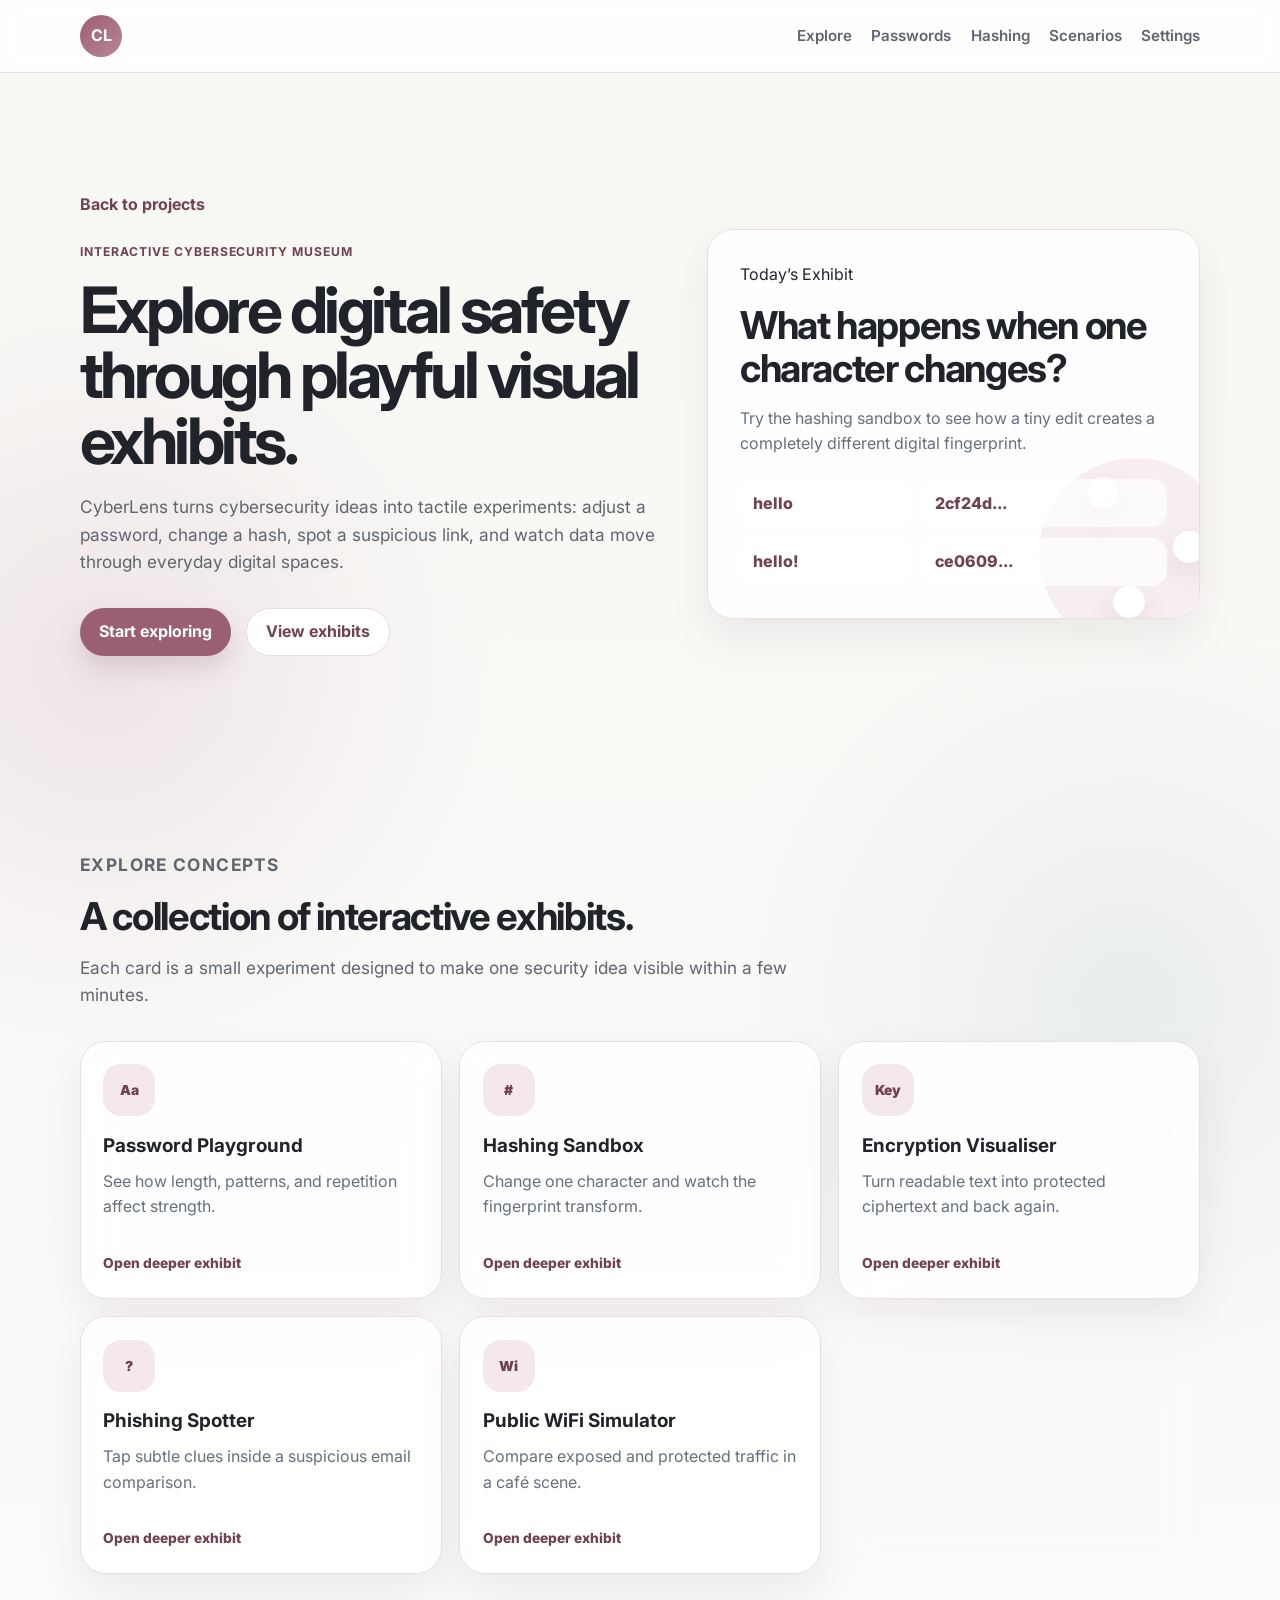
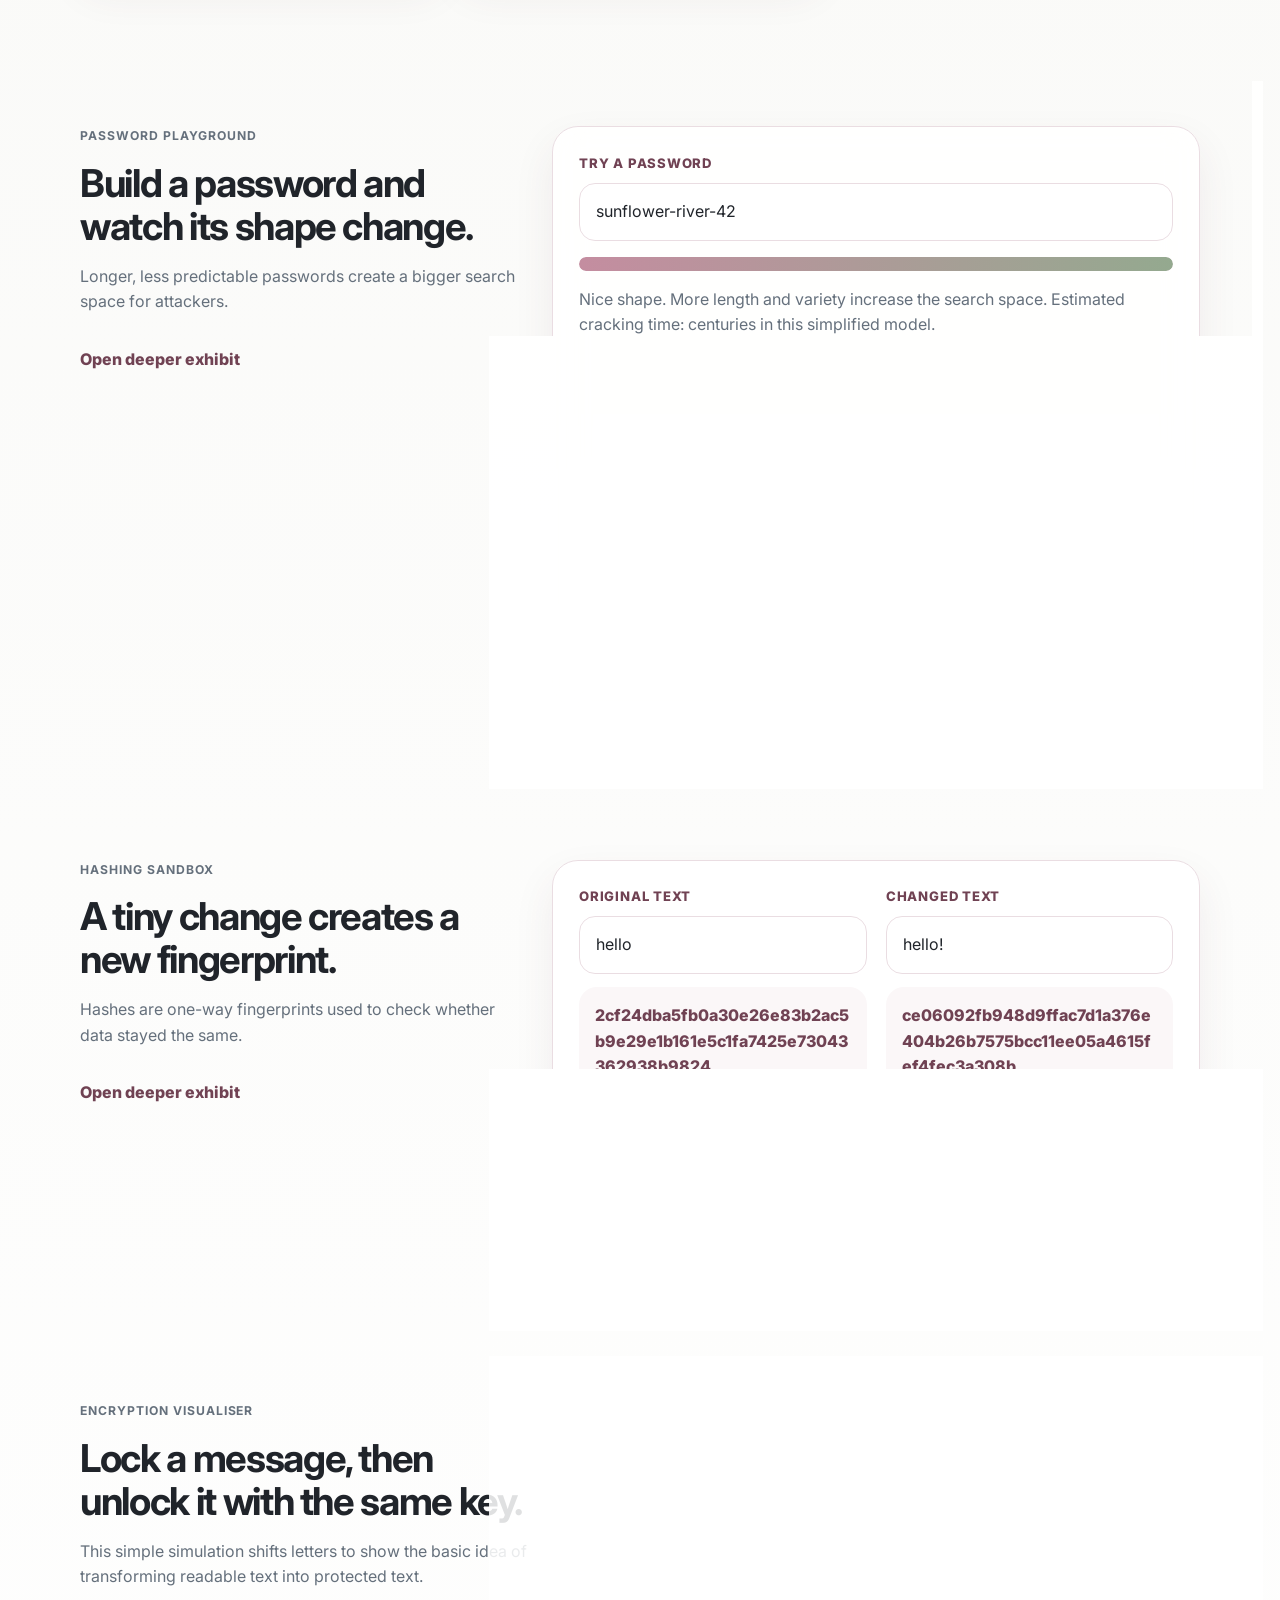
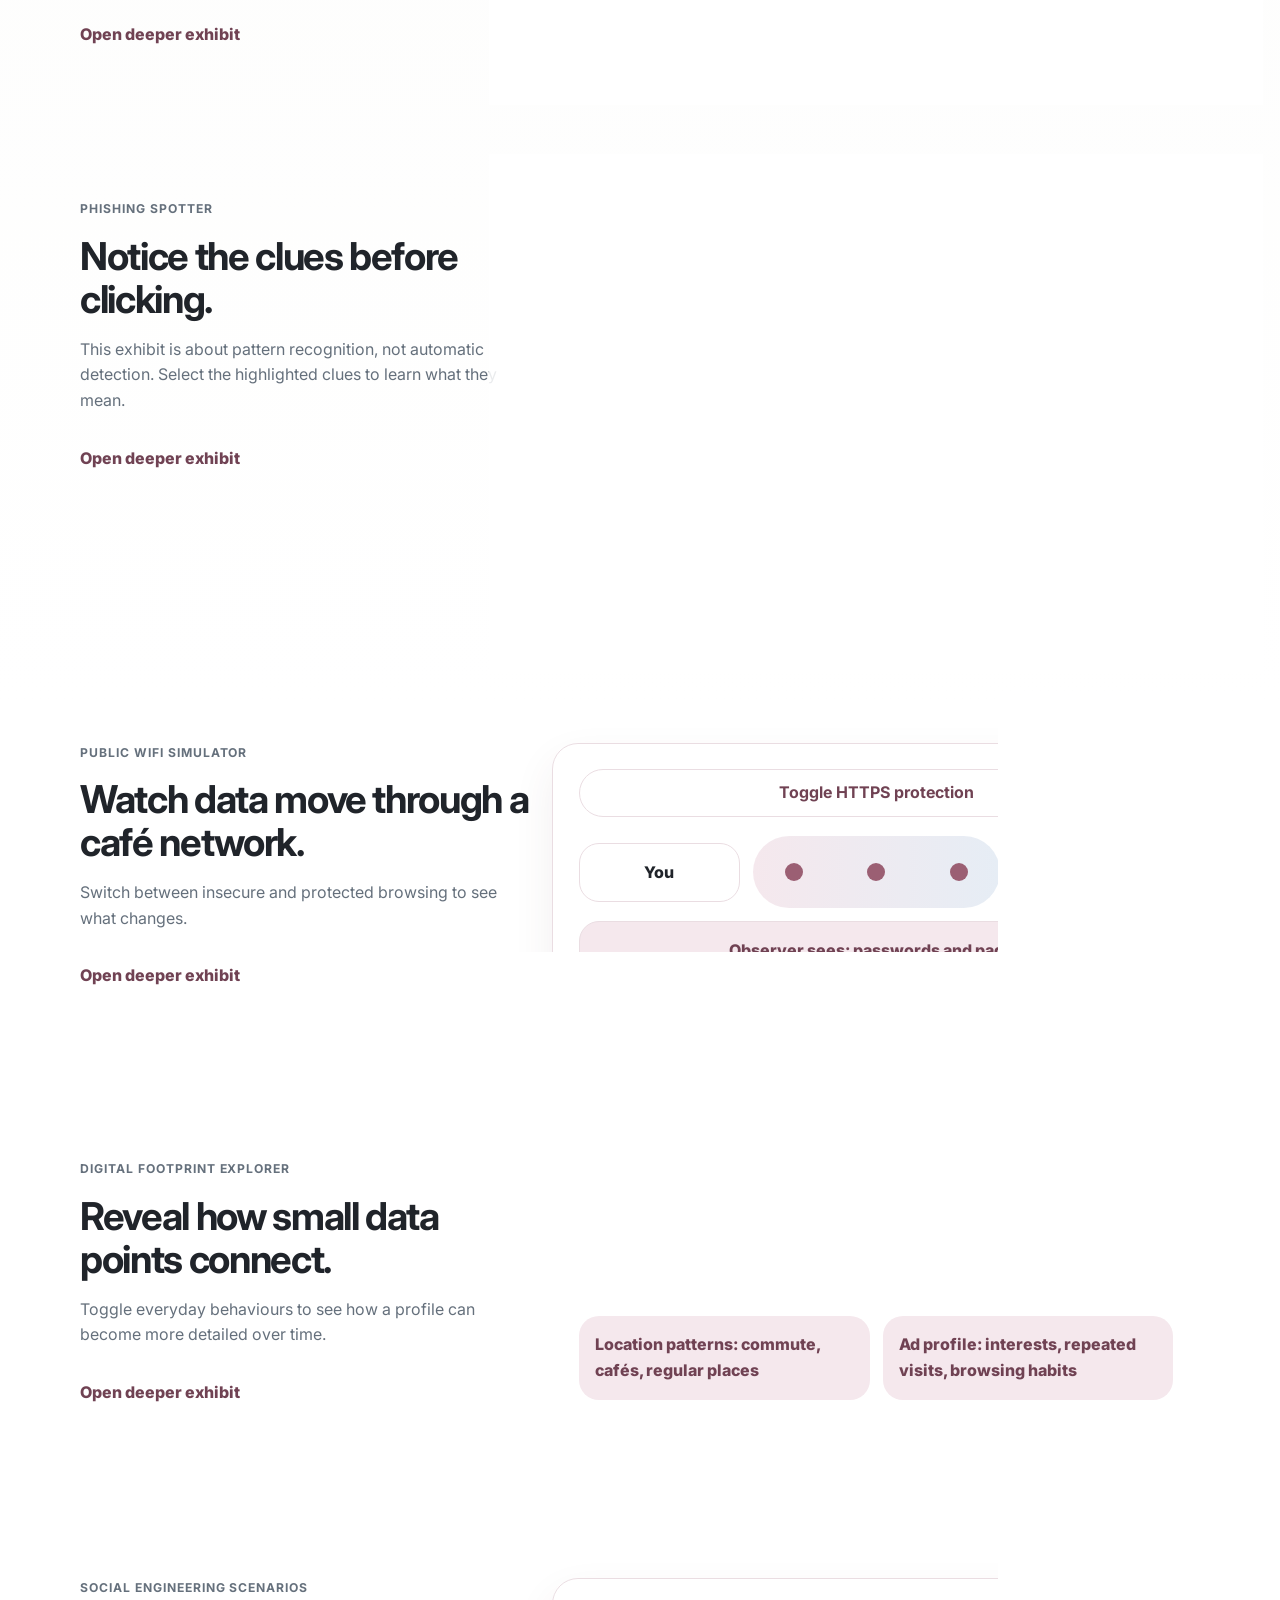
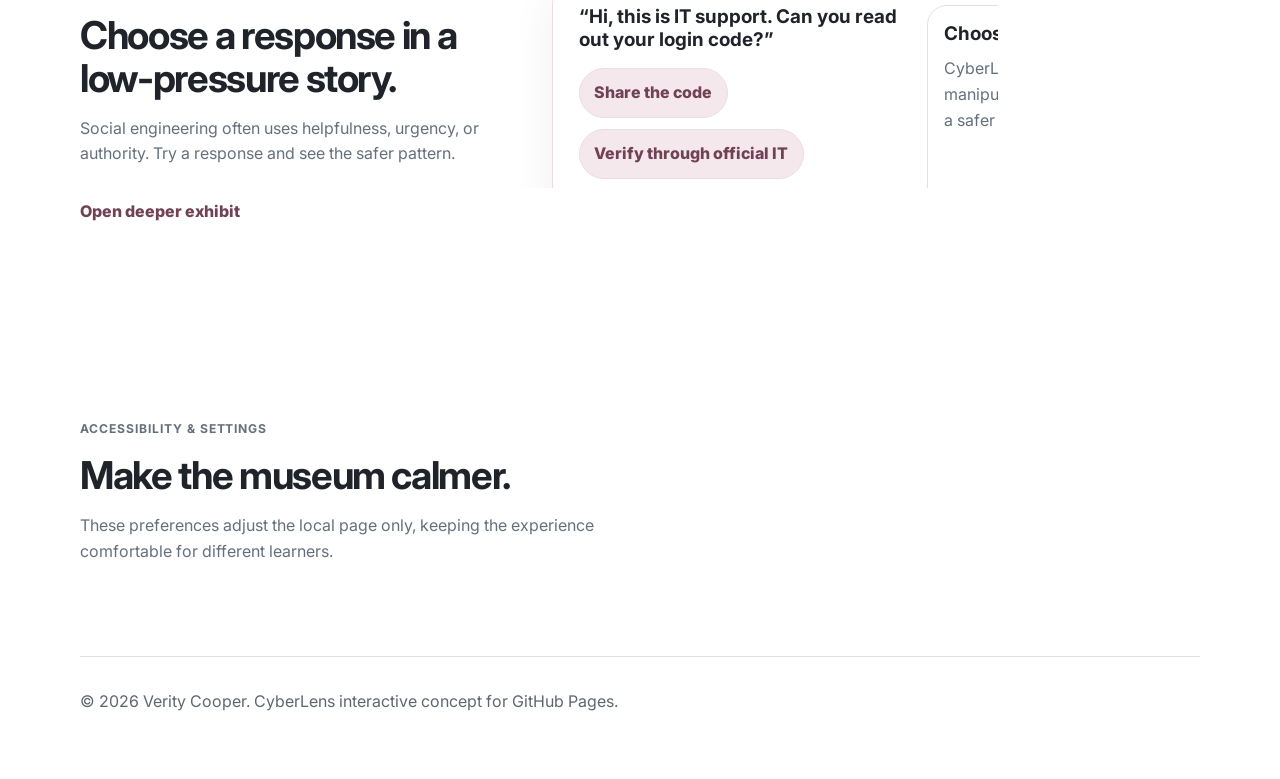
<file: index.html>
<!DOCTYPE html>
<html lang="en">
  <head>
    <meta charset="UTF-8" />
    <meta name="viewport" content="width=device-width, initial-scale=1.0" />
    <meta
      name="description"
      content="CyberLens is an interactive cybersecurity education experience for visual, playful exploration of digital safety concepts."
    />
    <title>CyberLens | Verity Cooper</title>
    <link rel="preconnect" href="https://fonts.googleapis.com" />
    <link rel="preconnect" href="https://fonts.gstatic.com" crossorigin />
    <link
      href="https://fonts.googleapis.com/css2?family=Inter:wght@400;500;600;700;800;900&display=swap"
      rel="stylesheet"
    />
    <link rel="stylesheet" href="base.css" />
    <link rel="stylesheet" href="cyberlens.css" />
  </head>
  <body class="cyberlens-page">
    <header class="site-header cyberlens-header">
      <nav class="nav cyberlens-nav" aria-label="CyberLens navigation">
        <a class="logo cyberlens-logo" href="#explore">CL</a>
        <div class="nav-links">
          <a href="#explore">Explore</a>
          <a href="#passwords">Passwords</a>
          <a href="#hashing">Hashing</a>
          <a href="#scenarios">Scenarios</a>
          <a href="#settings">Settings</a>
        </div>
      </nav>
    </header>

    <main>
      <section id="explore" class="section lens-hero">
        <div class="lens-hero-copy">
          <a class="back-link" href="#explore">Back to projects</a>
          <p class="eyebrow">Interactive Cybersecurity Museum</p>
          <h1>Explore digital safety through playful visual exhibits.</h1>
          <p class="hero-text">
            CyberLens turns cybersecurity ideas into tactile experiments: adjust
            a password, change a hash, spot a suspicious link, and watch data
            move through everyday digital spaces.
          </p>
          <div class="hero-actions">
            <a class="button primary lens-button" href="#passwords">
              Start exploring
            </a>
            <a class="button secondary lens-secondary" href="#gallery">
              View exhibits
            </a>
          </div>
        </div>

        <aside class="museum-card" aria-label="Animated museum preview">
          <div class="orbit" aria-hidden="true">
            <span></span>
            <span></span>
            <span></span>
          </div>
          <p class="card-label">Today’s Exhibit</p>
          <h2>What happens when one character changes?</h2>
          <p>
            Try the hashing sandbox to see how a tiny edit creates a completely
            different digital fingerprint.
          </p>
          <div class="mini-hash-preview" aria-hidden="true">
            <span>hello</span>
            <span>2cf24d...</span>
            <span>hello!</span>
            <span>ce0609...</span>
          </div>
        </aside>
      </section>

      <section id="gallery" class="section">
        <div class="section-heading">
          <p class="eyebrow">Explore Concepts</p>
          <h2>A collection of interactive exhibits.</h2>
          <p>
            Each card is a small experiment designed to make one security idea
            visible within a few minutes.
          </p>
        </div>
        <div class="exhibit-grid">
          <a class="exhibit-card" href="exhibit.html?topic=passwords">
            <span class="exhibit-icon">Aa</span>
            <h3>Password Playground</h3>
            <p>See how length, patterns, and repetition affect strength.</p>
          </a>
          <a class="exhibit-card" href="exhibit.html?topic=hashing">
            <span class="exhibit-icon">#</span>
            <h3>Hashing Sandbox</h3>
            <p>Change one character and watch the fingerprint transform.</p>
          </a>
          <a class="exhibit-card" href="exhibit.html?topic=encryption">
            <span class="exhibit-icon">Key</span>
            <h3>Encryption Visualiser</h3>
            <p>Turn readable text into protected ciphertext and back again.</p>
          </a>
          <a class="exhibit-card" href="exhibit.html?topic=phishing">
            <span class="exhibit-icon">?</span>
            <h3>Phishing Spotter</h3>
            <p>Tap subtle clues inside a suspicious email comparison.</p>
          </a>
          <a class="exhibit-card" href="exhibit.html?topic=wifi">
            <span class="exhibit-icon">Wi</span>
            <h3>Public WiFi Simulator</h3>
            <p>Compare exposed and protected traffic in a café scene.</p>
          </a>
          <a class="exhibit-card" href="exhibit.html?topic=footprint">
            <span class="exhibit-icon">Map</span>
            <h3>Digital Footprint Explorer</h3>
            <p>Reveal how everyday data points connect across platforms.</p>
          </a>
        </div>
      </section>

      <section id="passwords" class="section exhibit-section">
        <div class="exhibit-intro">
          <p class="eyebrow">Password Playground</p>
          <h2>Build a password and watch its shape change.</h2>
          <p>
            Longer, less predictable passwords create a bigger search space for
            attackers.
          </p>
          <a class="detail-link" href="exhibit.html?topic=passwords">
            Open deeper exhibit
          </a>
        </div>
        <div class="interactive-panel password-lab">
          <div>
            <label class="lens-label" for="password-input">Try a password</label>
            <input
              id="password-input"
              class="lens-input"
              type="text"
              value="sunflower-river-42"
              autocomplete="off"
            />
            <div class="strength-meter" aria-hidden="true">
              <span id="strength-fill"></span>
            </div>
            <p id="password-summary" class="result-copy" aria-live="polite"></p>
          </div>
          <div class="pattern-board" aria-label="Password pattern indicators">
            <div><strong id="length-score">0</strong><span>characters</span></div>
            <div><strong id="variety-score">0</strong><span>character types</span></div>
            <div><strong id="pattern-score">0</strong><span>patterns noticed</span></div>
          </div>
          <div>
            <p class="visual-caption">
              Password ingredients: each tile shows whether the password uses
              lowercase letters, uppercase letters, numbers, or symbols.
            </p>
            <div class="password-breakdown" id="password-breakdown" aria-hidden="true"></div>
            <div class="password-legend" aria-hidden="true">
              <span class="lower">lowercase</span>
              <span class="upper">uppercase</span>
              <span class="number">numbers</span>
              <span class="symbol">symbols / spaces</span>
            </div>
          </div>
        </div>
      </section>

      <section id="hashing" class="section exhibit-section">
        <div class="exhibit-intro">
          <p class="eyebrow">Hashing Sandbox</p>
          <h2>A tiny change creates a new fingerprint.</h2>
          <p>
            Hashes are one-way fingerprints used to check whether data stayed
            the same.
          </p>
          <a class="detail-link" href="exhibit.html?topic=hashing">
            Open deeper exhibit
          </a>
        </div>
        <div class="interactive-panel hash-lab">
          <div>
            <label class="lens-label" for="hash-a">Original text</label>
            <input id="hash-a" class="lens-input" value="hello" />
            <code id="hash-a-output" class="hash-output"></code>
          </div>
          <div>
            <label class="lens-label" for="hash-b">Changed text</label>
            <input id="hash-b" class="lens-input" value="hello!" />
            <code id="hash-b-output" class="hash-output"></code>
          </div>
          <div class="avalanche-card">
            <span id="avalanche-score">0%</span>
            <p>of visible hash characters changed</p>
          </div>
        </div>
      </section>

      <section id="encryption" class="section exhibit-section">
        <div class="exhibit-intro">
          <p class="eyebrow">Encryption Visualiser</p>
          <h2>Lock a message, then unlock it with the same key.</h2>
          <p>
            This simple simulation shifts letters to show the basic idea of
            transforming readable text into protected text.
          </p>
          <a class="detail-link" href="exhibit.html?topic=encryption">
            Open deeper exhibit
          </a>
        </div>
        <div class="interactive-panel encryption-lab">
          <div>
            <label class="lens-label" for="plain-text">Plaintext</label>
            <textarea id="plain-text" class="lens-input lens-textarea">Meet at the library after lunch.</textarea>
          </div>
          <div class="key-control">
            <label class="lens-label" for="key-slider">Key strength</label>
            <input id="key-slider" type="range" min="1" max="25" value="7" />
            <strong id="key-value">7</strong>
          </div>
          <div>
            <span class="lens-label">Ciphertext</span>
            <p id="cipher-output" class="cipher-output" aria-live="polite"></p>
          </div>
        </div>
      </section>

      <section id="phishing" class="section exhibit-section">
        <div class="exhibit-intro">
          <p class="eyebrow">Phishing Spotter</p>
          <h2>Notice the clues before clicking.</h2>
          <p>
            This exhibit is about pattern recognition, not automatic detection.
            Select the highlighted clues to learn what they mean.
          </p>
          <a class="detail-link" href="exhibit.html?topic=phishing">
            Open deeper exhibit
          </a>
        </div>
        <div class="interactive-panel phishing-lab">
          <article class="email-card">
            <p>
              <strong>From:</strong> Account Support &lt;<button
                class="clue"
                data-clue="sender"
              >help@secure-login.example</button>&gt;
            </p>
            <p>
              <button class="clue" data-clue="greeting">Hello customer</button>,
            </p>
            <p>
              Your account will be
              <button class="clue" data-clue="threat">closed today</button>
              unless you
              <button class="clue" data-clue="urgency">verify immediately</button>.
            </p>
            <p>
              Visit
              <button class="clue" data-clue="link">secure-login.example/update</button>
              to keep access.
            </p>
          </article>
          <aside class="clue-panel" aria-live="polite">
            <h3 id="clue-title">Tap a clue</h3>
            <p id="clue-copy">
              Explore the email by selecting a suspicious phrase or link.
            </p>
          </aside>
        </div>
      </section>

      <section id="wifi" class="section exhibit-section">
        <div class="exhibit-intro">
          <p class="eyebrow">Public WiFi Simulator</p>
          <h2>Watch data move through a café network.</h2>
          <p>
            Switch between insecure and protected browsing to see what changes.
          </p>
          <a class="detail-link" href="exhibit.html?topic=wifi">
            Open deeper exhibit
          </a>
        </div>
        <div class="interactive-panel wifi-lab">
          <button id="wifi-toggle" class="button secondary lens-secondary" type="button">
            Toggle HTTPS protection
          </button>
          <div class="wifi-scene" aria-live="polite">
            <div class="device">You</div>
            <div class="data-path" id="data-path"><span></span><span></span><span></span></div>
            <div class="device">Website</div>
            <div class="observer" id="observer">Observer sees: passwords and pages</div>
          </div>
        </div>
      </section>

      <section id="footprint" class="section exhibit-section">
        <div class="exhibit-intro">
          <p class="eyebrow">Digital Footprint Explorer</p>
          <h2>Reveal how small data points connect.</h2>
          <p>
            Toggle everyday behaviours to see how a profile can become more
            detailed over time.
          </p>
          <a class="detail-link" href="exhibit.html?topic=footprint">
            Open deeper exhibit
          </a>
        </div>
        <div class="interactive-panel footprint-lab">
          <div class="toggle-list">
            <label><input type="checkbox" data-footprint="location" checked /> Location sharing</label>
            <label><input type="checkbox" data-footprint="cookies" checked /> Advertising cookies</label>
            <label><input type="checkbox" data-footprint="social" /> Public social posts</label>
            <label><input type="checkbox" data-footprint="shopping" /> Shopping history</label>
          </div>
          <div id="footprint-map" class="footprint-map" aria-live="polite"></div>
        </div>
      </section>

      <section id="scenarios" class="section exhibit-section">
        <div class="exhibit-intro">
          <p class="eyebrow">Social Engineering Scenarios</p>
          <h2>Choose a response in a low-pressure story.</h2>
          <p>
            Social engineering often uses helpfulness, urgency, or authority.
            Try a response and see the safer pattern.
          </p>
          <a class="detail-link" href="exhibit.html?topic=scenarios">
            Open deeper exhibit
          </a>
        </div>
        <div class="interactive-panel scenario-lab">
          <article>
            <h3>“Hi, this is IT support. Can you read out your login code?”</h3>
            <div class="scenario-actions">
              <button data-response="share" type="button">Share the code</button>
              <button data-response="verify" type="button">Verify through official IT</button>
              <button data-response="ignore" type="button">Hang up without reporting</button>
            </div>
          </article>
          <aside>
            <h3 id="scenario-title">Choose a response</h3>
            <p id="scenario-copy">
              CyberLens will explain the manipulation technique and a safer next step.
            </p>
          </aside>
        </div>
      </section>

      <section id="settings" class="section settings-exhibit">
        <div>
          <p class="eyebrow">Accessibility & Settings</p>
          <h2>Make the museum calmer.</h2>
          <p>
            These preferences adjust the local page only, keeping the experience
            comfortable for different learners.
          </p>
        </div>
        <div class="settings-card">
          <label>
            <input id="reduce-motion" type="checkbox" />
            Reduce decorative motion
          </label>
          <label>
            <input id="high-contrast" type="checkbox" />
            Increase contrast
          </label>
        </div>
      </section>
    </main>

    <footer class="footer">
      <p>© 2026 Verity Cooper. CyberLens interactive concept for GitHub Pages.</p>
    </footer>
    <script src="cyberlens.js"></script>
  </body>
</html>
</file>
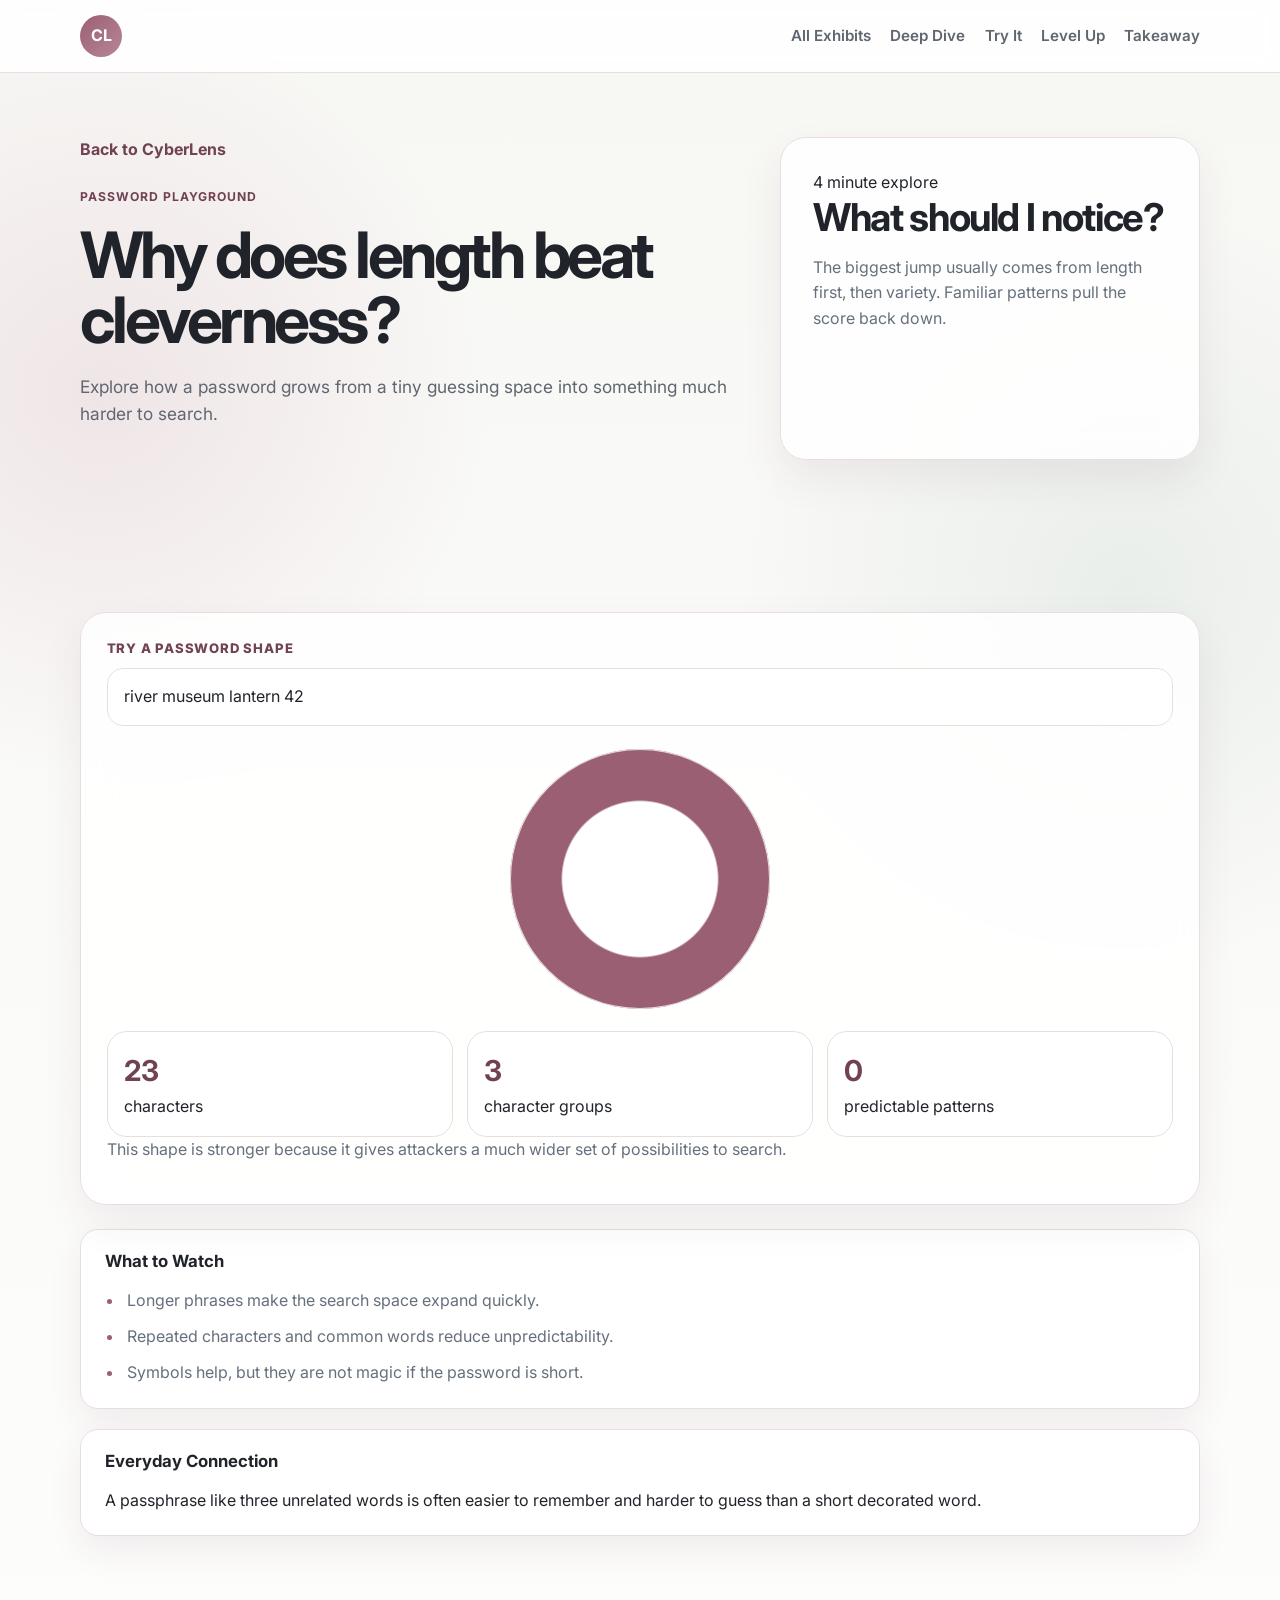
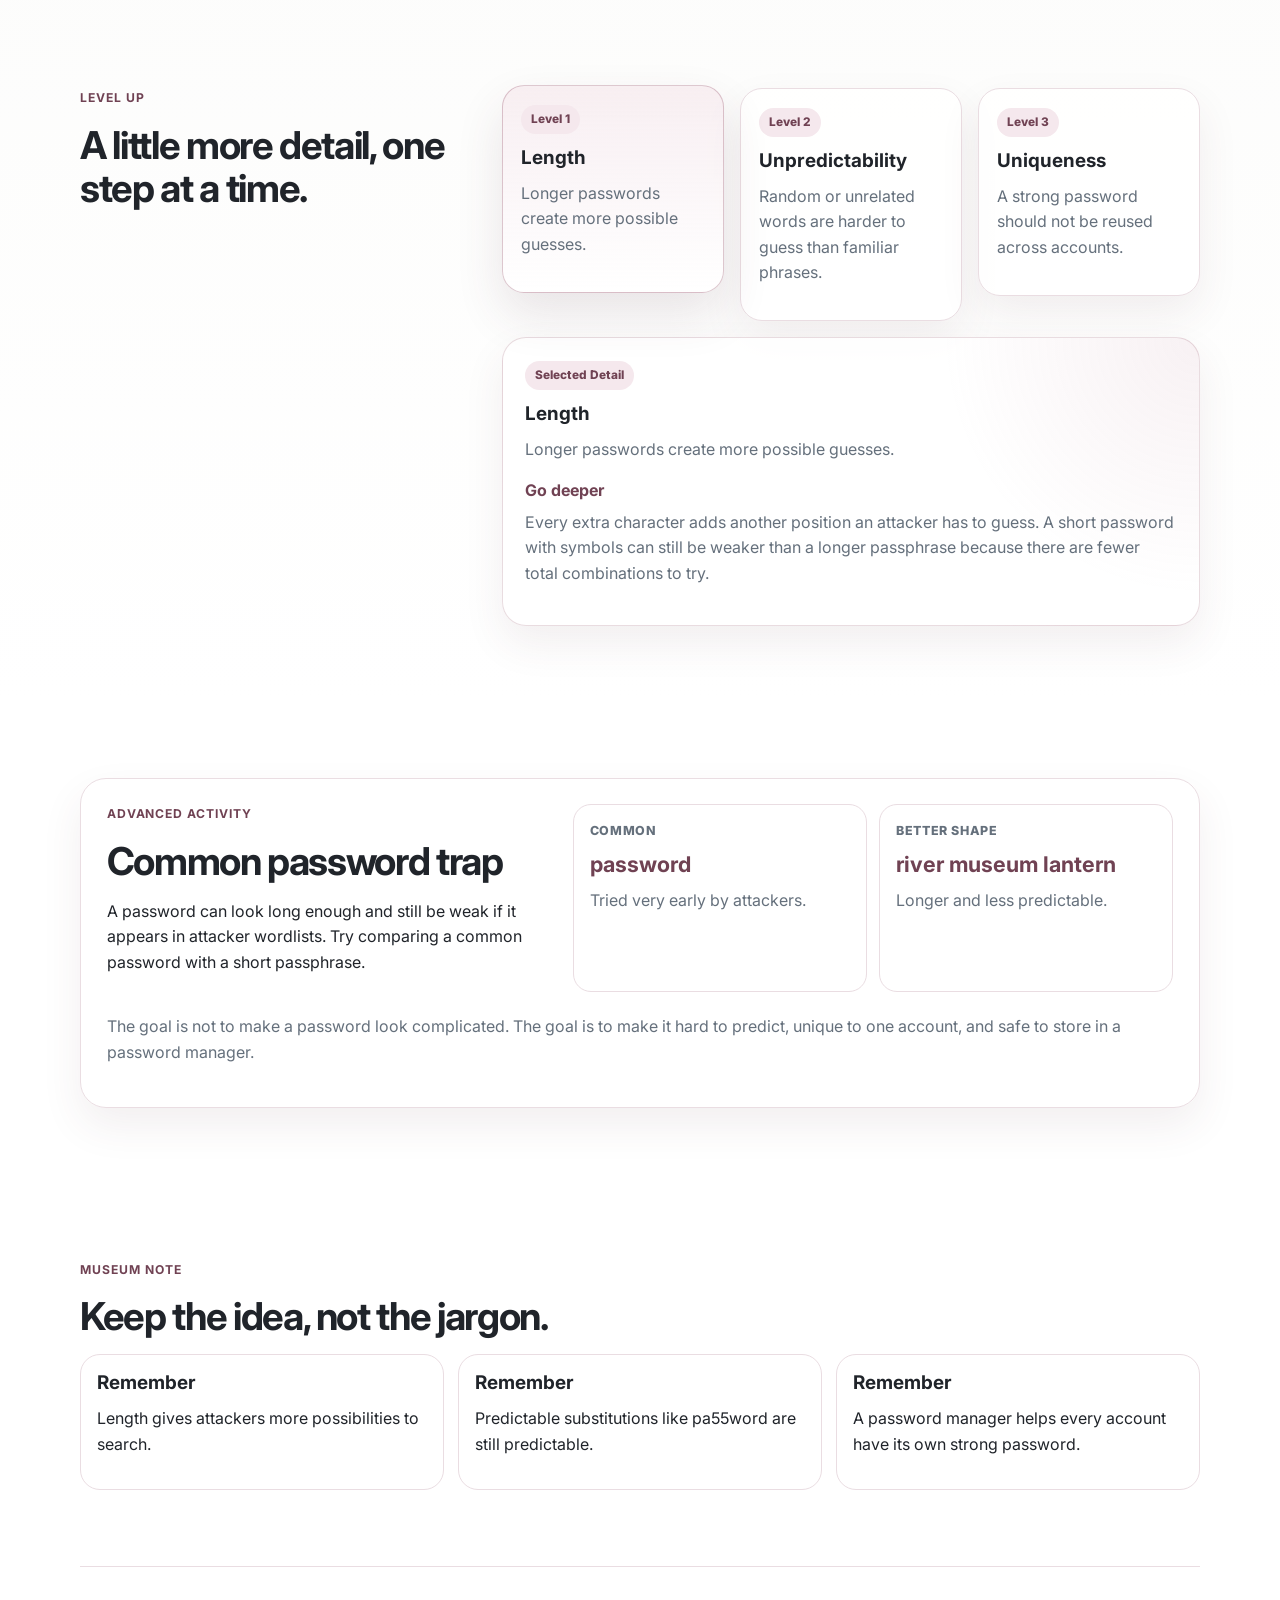
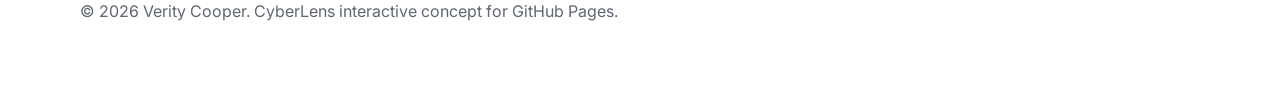
<file: exhibit.html>
<!DOCTYPE html>
<html lang="en">
  <head>
    <meta charset="UTF-8" />
    <meta name="viewport" content="width=device-width, initial-scale=1.0" />
    <meta
      name="description"
      content="A deeper interactive CyberLens exhibit for visually exploring a cybersecurity concept."
    />
    <title>CyberLens Exhibit | Verity Cooper</title>
    <link rel="preconnect" href="https://fonts.googleapis.com" />
    <link rel="preconnect" href="https://fonts.gstatic.com" crossorigin />
    <link
      href="https://fonts.googleapis.com/css2?family=Inter:wght@400;500;600;700;800;900&display=swap"
      rel="stylesheet"
    />
    <link rel="stylesheet" href="base.css" />
    <link rel="stylesheet" href="cyberlens.css" />
  </head>
  <body class="cyberlens-page exhibit-detail-page">
    <header class="site-header cyberlens-header">
      <nav class="nav cyberlens-nav" aria-label="CyberLens exhibit navigation">
        <a class="logo cyberlens-logo" href="index.html">CL</a>
        <div class="nav-links">
          <a href="index.html#gallery">All Exhibits</a>
          <a href="#deep-dive">Deep Dive</a>
          <a href="#try-it">Try It</a>
          <a href="#level-up">Level Up</a>
          <a href="#takeaway">Takeaway</a>
        </div>
      </nav>
    </header>

    <main>
      <section class="section detail-hero" id="deep-dive">
        <div>
          <a class="back-link" href="index.html#gallery">Back to CyberLens</a>
          <p class="eyebrow" id="detail-kicker">CyberLens Exhibit</p>
          <h1 id="detail-title">Loading exhibit...</h1>
          <p class="hero-text" id="detail-summary">
            Preparing a deeper interactive exhibit.
          </p>
        </div>
        <aside class="museum-card detail-lens-card">
          <span class="card-label" id="detail-duration">3 minute explore</span>
          <h2 id="detail-question">What should I notice?</h2>
          <p id="detail-question-copy">
            Look for the visual pattern, then try changing the inputs.
          </p>
        </aside>
      </section>

      <section class="section detail-layout" id="try-it">
        <div class="interactive-panel detail-experiment" id="detail-experiment"></div>
        <aside class="detail-sidebar">
          <div class="source-card">
            <h3>What to Watch</h3>
            <ul id="watch-list" class="watch-list"></ul>
          </div>
          <div class="source-card">
            <h3>Everyday Connection</h3>
            <p id="everyday-copy"></p>
          </div>
        </aside>
      </section>

      <section class="section level-up-section" id="level-up">
        <div>
          <p class="eyebrow">Level Up</p>
          <h2>A little more detail, one step at a time.</h2>
        </div>
        <div class="level-up-grid" id="level-up-grid"></div>
      </section>

      <section class="section advanced-exhibit" id="advanced-exhibit" hidden>
        <div id="advanced-content"></div>
      </section>

      <section class="section takeaway-section" id="takeaway">
        <div>
          <p class="eyebrow">Museum Note</p>
          <h2>Keep the idea, not the jargon.</h2>
        </div>
        <div class="takeaway-grid" id="takeaway-grid"></div>
      </section>
    </main>

    <footer class="footer">
      <p>© 2026 Verity Cooper. CyberLens interactive concept for GitHub Pages.</p>
    </footer>
    <script src="cyberlens-exhibit.js"></script>
  </body>
</html>
</file>
<file: base.css>
:root {
  --bg: #f7f7f4;
  --bg-soft: #ffffff;
  --card: #ffffff;
  --ink: #20242a;
  --muted: #5f6670;
  --accent: #9b5f73;
  --accent-strong: #704253;
  --accent-soft: #f5e8ed;
  --line: #eadde2;
  --shadow: 0 14px 34px rgba(83, 52, 63, 0.08);
}

* {
  box-sizing: border-box;
}

html {
  scroll-behavior: smooth;
}

body {
  margin: 0;
  font-family: "Inter", Arial, sans-serif;
  color: var(--ink);
  background:
    radial-gradient(circle at top right, rgba(196, 141, 160, 0.16), transparent 28rem),
    linear-gradient(180deg, var(--bg), var(--bg-soft));
  line-height: 1.6;
}

a {
  color: inherit;
  text-decoration: none;
}

.site-header {
  position: sticky;
  top: 0;
  z-index: 10;
  background: rgba(255, 255, 255, 0.92);
  border-bottom: 1px solid var(--line);
  backdrop-filter: blur(10px);
}

.nav {
  width: min(1120px, calc(100% - 2rem));
  margin: 0 auto;
  min-height: 72px;
  display: flex;
  align-items: center;
  justify-content: space-between;
  gap: 1rem;
}

.logo {
  display: inline-grid;
  place-items: center;
  width: 42px;
  height: 42px;
  border-radius: 50%;
  color: #ffffff;
  font-weight: 700;
  background: var(--accent);
}

.nav-links {
  display: flex;
  align-items: center;
  gap: 1.2rem;
  color: var(--muted);
  font-size: 0.95rem;
  font-weight: 600;
}

.nav-links a:hover {
  color: var(--accent-strong);
}

.section {
  width: min(1120px, calc(100% - 2rem));
  margin: 0 auto;
  padding: 4.75rem 0;
}

.eyebrow {
  margin: 0 0 1rem;
  color: var(--accent-strong);
  font-size: 0.76rem;
  font-weight: 700;
  letter-spacing: 0.08em;
  text-transform: uppercase;
}

h1,
h2,
h3,
p {
  margin-top: 0;
}

h1 {
  max-width: 720px;
  margin-bottom: 1.25rem;
  font-size: clamp(2.45rem, 5vw, 4.8rem);
  line-height: 1.02;
  letter-spacing: -0.055em;
}

h2 {
  margin-bottom: 1rem;
  font-size: clamp(1.8rem, 3vw, 2.65rem);
  line-height: 1.12;
  letter-spacing: -0.035em;
}

h3 {
  margin-bottom: 0.7rem;
  font-size: 1.18rem;
  line-height: 1.25;
}

.hero-text,
.section-heading p {
  color: var(--muted);
  font-size: 1.08rem;
}

.hero-text {
  max-width: 680px;
  margin-bottom: 2rem;
}

.hero-actions {
  display: flex;
  flex-wrap: wrap;
  gap: 0.9rem;
}

.button {
  display: inline-flex;
  align-items: center;
  justify-content: center;
  min-height: 48px;
  padding: 0 1.2rem;
  border: none;
  border-radius: 999px;
  font: inherit;
  font-weight: 700;
  cursor: pointer;
  transition: transform 160ms ease, box-shadow 160ms ease, background 160ms ease;
}

.button:hover {
  transform: translateY(-2px);
}

.button.primary {
  color: #ffffff;
  background: var(--accent);
  box-shadow: 0 12px 24px rgba(112, 66, 83, 0.18);
}

.button.secondary {
  color: var(--accent-strong);
  background: #ffffff;
  border: 1px solid var(--line);
}

.section-heading {
  max-width: 720px;
  margin-bottom: 2rem;
}

.back-link {
  display: inline-flex;
  margin-bottom: 1.5rem;
  color: var(--accent-strong);
  font-weight: 700;
}

.source-card {
  padding: 1.4rem;
  background: var(--card);
  border: 1px solid var(--line);
  border-radius: 18px;
  box-shadow: var(--shadow);
}

.source-card ul {
  padding-left: 1.15rem;
  margin-bottom: 0;
  color: var(--muted);
}

.footer {
  width: min(1120px, calc(100% - 2rem));
  margin: 0 auto;
  padding: 2rem 0 3rem;
  color: var(--muted);
  border-top: 1px solid var(--line);
}

@media (max-width: 900px) {
  .hero-actions {
    width: 100%;
  }
}
</file>
<file: cyberlens.css>
.cyberlens-page {
  --lens-bg: #f7f7f4;
  --lens-card: rgba(255, 255, 255, 0.86);
  --lens-ink: #20242a;
  --lens-muted: #65707c;
  --lens-accent: #9b5f73;
  --lens-accent-strong: #704253;
  --lens-accent-soft: #f5e8ed;
  --lens-sage: #dfe8df;
  --lens-blue: #e6edf5;
  --lens-line: #eadde2;
  --lens-shadow: 0 18px 42px rgba(83, 52, 63, 0.08);
  background:
    radial-gradient(circle at 8% 12%, rgba(196, 141, 160, 0.18), transparent 24rem),
    radial-gradient(circle at 88% 18%, rgba(154, 181, 169, 0.16), transparent 24rem),
    linear-gradient(180deg, var(--lens-bg), #ffffff 70%);
}

.cyberlens-header {
  background: rgba(255, 255, 255, 0.88);
}

.cyberlens-logo,
.lens-button {
  background: linear-gradient(135deg, var(--lens-accent), #b88697);
}

.lens-secondary {
  color: var(--lens-accent-strong);
}

.lens-hero {
  min-height: 78vh;
  display: grid;
  grid-template-columns: minmax(0, 1.08fr) minmax(300px, 0.92fr);
  align-items: center;
  gap: 3rem;
}

.lens-hero h1 {
  max-width: 820px;
}

.museum-card,
.interactive-panel,
.exhibit-card,
.settings-card {
  background: var(--lens-card);
  border: 1px solid var(--lens-line);
  border-radius: 26px;
  box-shadow: var(--lens-shadow);
  backdrop-filter: blur(16px);
}

.museum-card {
  position: relative;
  overflow: hidden;
  padding: 2rem;
}

.museum-card p:not(.card-label),
.exhibit-card p,
.exhibit-intro p,
.result-copy,
.clue-panel p,
.scenario-lab p,
.settings-exhibit p {
  color: var(--lens-muted);
}

.orbit {
  position: absolute;
  inset: auto -2rem -2rem auto;
  width: 12rem;
  height: 12rem;
  border-radius: 50%;
  background: rgba(245, 232, 237, 0.74);
}

.orbit span {
  position: absolute;
  width: 2rem;
  height: 2rem;
  border-radius: 50%;
  background: #ffffff;
  box-shadow: 0 10px 24px rgba(112, 66, 83, 0.12);
  animation: lens-float 4s ease-in-out infinite;
}

.orbit span:nth-child(1) {
  top: 1.2rem;
  left: 3rem;
}

.orbit span:nth-child(2) {
  top: 4.6rem;
  right: 1.6rem;
  animation-delay: 0.5s;
}

.orbit span:nth-child(3) {
  bottom: 2rem;
  left: 4.6rem;
  animation-delay: 1s;
}

.mini-hash-preview {
  position: relative;
  display: grid;
  grid-template-columns: 0.7fr 1fr;
  gap: 0.65rem;
  margin-top: 1.4rem;
}

.mini-hash-preview span {
  padding: 0.7rem 0.8rem;
  border-radius: 16px;
  background: rgba(255, 255, 255, 0.72);
  color: var(--lens-accent-strong);
  font-weight: 800;
}

.exhibit-grid {
  display: grid;
  grid-template-columns: repeat(3, minmax(0, 1fr));
  gap: 1.1rem;
}

.exhibit-card {
  display: block;
  min-height: 220px;
  padding: 1.4rem;
  transition: transform 180ms ease, box-shadow 180ms ease, border-color 180ms ease;
}

.exhibit-card:hover {
  transform: translateY(-5px);
  border-color: rgba(155, 95, 115, 0.34);
  box-shadow: 0 22px 48px rgba(83, 52, 63, 0.12);
}

.exhibit-card::after {
  content: "Open deeper exhibit";
  display: inline-flex;
  margin-top: 1rem;
  color: var(--lens-accent-strong);
  font-size: 0.86rem;
  font-weight: 800;
}

.exhibit-icon {
  display: grid;
  place-items: center;
  width: 52px;
  height: 52px;
  margin-bottom: 1.1rem;
  border-radius: 18px;
  color: var(--lens-accent-strong);
  background: var(--lens-accent-soft);
  font-size: 0.86rem;
  font-weight: 900;
}

.exhibit-section {
  display: grid;
  grid-template-columns: minmax(0, 0.82fr) minmax(0, 1.18fr);
  align-items: start;
  gap: 1.4rem;
}

.exhibit-intro {
  position: sticky;
  top: 6rem;
}

.detail-link {
  display: inline-flex;
  margin-top: 1rem;
  color: var(--lens-accent-strong);
  font-weight: 800;
}

.detail-link:hover {
  color: var(--lens-accent);
}

.interactive-panel {
  padding: 1.6rem;
}

.lens-label {
  display: block;
  margin-bottom: 0.55rem;
  color: var(--lens-accent-strong);
  font-size: 0.82rem;
  font-weight: 800;
  letter-spacing: 0.06em;
  text-transform: uppercase;
}

.lens-input {
  width: 100%;
  padding: 0.95rem 1rem;
  border: 1px solid var(--lens-line);
  border-radius: 16px;
  background: rgba(255, 255, 255, 0.82);
  color: var(--lens-ink);
  font: inherit;
}

.lens-input:focus {
  outline: 3px solid rgba(155, 95, 115, 0.16);
  border-color: rgba(155, 95, 115, 0.44);
}

.lens-textarea {
  min-height: 128px;
  resize: vertical;
}

.password-lab,
.hash-lab,
.encryption-lab,
.phishing-lab,
.wifi-lab,
.footprint-lab,
.scenario-lab {
  display: grid;
  gap: 1.2rem;
}

.strength-meter {
  height: 14px;
  margin: 1rem 0;
  overflow: hidden;
  border-radius: 999px;
  background: #efe4e8;
}

.strength-meter span {
  display: block;
  width: 20%;
  height: 100%;
  border-radius: inherit;
  background: linear-gradient(90deg, #c48da0, #94a98f);
  transition: width 220ms ease;
}

.pattern-board,
.wifi-scene,
.footprint-map {
  display: grid;
  gap: 0.8rem;
}

.pattern-board {
  grid-template-columns: repeat(3, 1fr);
}

.password-breakdown,
.password-legend {
  display: flex;
  flex-wrap: wrap;
  gap: 0.45rem;
}

.password-breakdown span,
.password-legend span {
  min-width: 44px;
  padding: 0.55rem 0.65rem;
  border-radius: 14px;
  color: var(--lens-accent-strong);
  background: rgba(255, 255, 255, 0.72);
  border: 1px solid var(--lens-line);
  font-size: 0.78rem;
  font-weight: 800;
  text-align: center;
}

.visual-caption {
  margin: 0 0 0.8rem;
  color: var(--lens-muted);
  font-size: 0.94rem;
}

.password-legend {
  margin-top: 0.75rem;
}

.password-legend span {
  min-width: auto;
  font-size: 0.72rem;
  letter-spacing: 0.04em;
  text-transform: uppercase;
}

.password-breakdown .upper,
.password-legend .upper {
  background: var(--lens-blue);
}

.password-breakdown .number,
.password-legend .number {
  background: var(--lens-sage);
}

.password-breakdown .symbol,
.password-legend .symbol {
  background: var(--lens-accent-soft);
}

.pattern-board div,
.avalanche-card,
.clue-panel,
.scenario-lab aside {
  padding: 1rem;
  border: 1px solid var(--lens-line);
  border-radius: 20px;
  background: rgba(255, 255, 255, 0.62);
}

.pattern-board strong,
.avalanche-card span {
  display: block;
  color: var(--lens-accent-strong);
  font-size: 2rem;
  line-height: 1;
}

.pattern-board span {
  color: var(--lens-muted);
  font-size: 0.86rem;
  font-weight: 700;
}

.hash-lab {
  grid-template-columns: 1fr 1fr;
}

.hash-output,
.cipher-output {
  display: block;
  min-height: 78px;
  margin-top: 0.8rem;
  padding: 1rem;
  overflow-wrap: anywhere;
  border-radius: 18px;
  background: #fbf7f8;
  color: var(--lens-accent-strong);
  font-family: "Inter", Arial, sans-serif;
  font-weight: 800;
}

.avalanche-card {
  grid-column: 1 / -1;
  text-align: center;
}

.encryption-lab {
  grid-template-columns: 1fr 0.55fr 1fr;
  align-items: end;
}

.key-control {
  padding: 1rem;
  border-radius: 20px;
  background: var(--lens-blue);
}

.key-control input {
  width: 100%;
  accent-color: var(--lens-accent);
}

.key-control strong {
  display: block;
  margin-top: 0.6rem;
  color: var(--lens-accent-strong);
  font-size: 2rem;
}

.phishing-lab,
.scenario-lab {
  grid-template-columns: 1fr 0.75fr;
}

.email-card {
  padding: 1.2rem;
  border-radius: 22px;
  background: #ffffff;
  border: 1px solid var(--lens-line);
}

.clue,
.scenario-actions button {
  border: 1px solid var(--lens-line);
  border-radius: 999px;
  color: var(--lens-accent-strong);
  background: var(--lens-accent-soft);
  font: inherit;
  font-weight: 800;
  cursor: pointer;
  transition: transform 160ms ease, background 160ms ease;
}

.clue {
  padding: 0.12rem 0.45rem;
}

.clue:hover,
.scenario-actions button:hover {
  transform: translateY(-2px);
  background: #ffffff;
}

.wifi-scene {
  grid-template-columns: 0.65fr 1fr 0.65fr;
  align-items: center;
}

.device,
.observer {
  padding: 1rem;
  border-radius: 20px;
  text-align: center;
  background: #ffffff;
  border: 1px solid var(--lens-line);
  font-weight: 800;
}

.observer {
  grid-column: 1 / -1;
  color: var(--lens-accent-strong);
  background: var(--lens-accent-soft);
}

.data-path {
  display: flex;
  justify-content: space-around;
  align-items: center;
  min-height: 72px;
  border-radius: 999px;
  background: linear-gradient(90deg, var(--lens-accent-soft), var(--lens-blue));
}

.data-path span {
  width: 18px;
  height: 18px;
  border-radius: 50%;
  background: var(--lens-accent);
  animation: lens-pulse 1.3s ease-in-out infinite;
}

.data-path span:nth-child(2) {
  animation-delay: 0.2s;
}

.data-path span:nth-child(3) {
  animation-delay: 0.4s;
}

.wifi-lab.is-secure .data-path span {
  border-radius: 7px;
  background: #8aa084;
}

.wifi-lab.is-secure .observer {
  color: #465b42;
  background: var(--lens-sage);
}

.toggle-list {
  display: flex;
  flex-wrap: wrap;
  gap: 0.7rem;
}

.toggle-list label,
.settings-card label {
  display: inline-flex;
  align-items: center;
  gap: 0.45rem;
  padding: 0.7rem 0.9rem;
  border-radius: 999px;
  background: #ffffff;
  border: 1px solid var(--lens-line);
  color: var(--lens-accent-strong);
  font-weight: 800;
}

.toggle-list input,
.settings-card input {
  accent-color: var(--lens-accent);
}

.footprint-map {
  grid-template-columns: repeat(2, minmax(0, 1fr));
}

.footprint-node {
  padding: 1rem;
  border-radius: 20px;
  background: var(--lens-accent-soft);
  color: var(--lens-accent-strong);
  font-weight: 800;
  animation: lens-rise 220ms ease both;
}

.scenario-actions {
  display: flex;
  flex-wrap: wrap;
  gap: 0.7rem;
  margin-top: 1rem;
}

.scenario-actions button {
  padding: 0.7rem 0.9rem;
}

.settings-exhibit {
  display: grid;
  grid-template-columns: 1fr 1fr;
  gap: 1.4rem;
  align-items: center;
}

.settings-card {
  display: grid;
  gap: 0.8rem;
  padding: 1.4rem;
}

.detail-hero {
  display: grid;
  grid-template-columns: minmax(0, 1fr) minmax(280px, 0.62fr);
  gap: 1.4rem;
  align-items: end;
  padding-top: 4rem;
}

.detail-lens-card {
  min-height: 100%;
}

.detail-layout {
  display: grid;
  grid-template-columns: 1fr;
  gap: 1.5rem;
}

.detail-experiment {
  min-height: 0;
}

.detail-sidebar {
  display: grid;
  gap: 1.25rem;
}

.detail-sidebar .source-card {
  padding: 1.35rem 1.5rem;
}

.detail-sidebar .source-card h3 {
  margin: 0 0 1rem;
  font-size: 1.05rem;
}

.detail-sidebar .source-card p,
.detail-sidebar .source-card ul {
  margin: 0;
}

.detail-sidebar .watch-list {
  padding-left: 1.2rem;
  display: grid;
  gap: 0.65rem;
  color: var(--lens-muted);
}

.detail-sidebar .watch-list li {
  line-height: 1.6;
  padding-left: 0.2rem;
}

.detail-sidebar .watch-list li::marker {
  color: var(--lens-accent);
}

.level-up-section {
  display: grid;
  grid-template-columns: minmax(0, 0.72fr) minmax(0, 1.28fr);
  gap: 1.8rem;
  align-items: start;
}

.level-up-grid {
  display: grid;
  grid-template-columns: repeat(3, minmax(0, 1fr));
  gap: 1rem;
  align-items: start;
}

.level-card {
  display: block;
  width: 100%;
  min-height: 0;
  padding: 1.15rem;
  border: 1px solid var(--lens-line);
  border-radius: 22px;
  background: var(--lens-card);
  box-shadow: var(--lens-shadow);
  color: inherit;
  font: inherit;
  text-align: left;
  cursor: pointer;
  transition: transform 160ms ease, border-color 160ms ease, box-shadow 160ms ease;
}

.level-card:hover,
.level-card[aria-selected="true"] {
  transform: translateY(-3px);
  border-color: rgba(155, 95, 115, 0.34);
  box-shadow: 0 22px 48px rgba(83, 52, 63, 0.12);
}

.level-card[aria-selected="true"] {
  background: linear-gradient(180deg, rgba(245, 232, 237, 0.72), rgba(255, 255, 255, 0.9));
}

.level-card span,
.comparison-mail article > span {
  display: inline-flex;
  width: fit-content;
  margin-bottom: 0.75rem;
  padding: 0.32rem 0.62rem;
  border-radius: 999px;
  color: var(--lens-accent-strong);
  background: var(--lens-accent-soft);
  font-size: 0.74rem;
  font-weight: 800;
}

.level-card p {
  color: var(--lens-muted);
}

.advanced-card {
  display: grid;
  grid-template-columns: minmax(0, 0.85fr) minmax(280px, 1.15fr);
  gap: 1.4rem;
  padding: 1.6rem;
  border: 1px solid var(--lens-line);
  border-radius: 26px;
  background: var(--lens-card);
  box-shadow: var(--lens-shadow);
}

.level-detail-panel {
  grid-column: 1 / -1;
  padding: 1.4rem;
  border: 1px solid rgba(155, 95, 115, 0.22);
  border-radius: 24px;
  background:
    radial-gradient(circle at top right, rgba(196, 141, 160, 0.12), transparent 16rem),
    rgba(255, 255, 255, 0.82);
  box-shadow: var(--lens-shadow);
}

.level-detail-panel > span {
  display: inline-flex;
  width: fit-content;
  margin-bottom: 0.75rem;
  padding: 0.32rem 0.62rem;
  border-radius: 999px;
  color: var(--lens-accent-strong);
  background: var(--lens-accent-soft);
  font-size: 0.74rem;
  font-weight: 800;
}

.level-detail-panel p {
  color: var(--lens-muted);
}

.level-detail-panel strong {
  display: block;
  margin: 1rem 0 0.35rem;
  color: var(--lens-accent-strong);
}

.advanced-card > .result-copy {
  grid-column: 1 / -1;
}

.otp-grid {
  display: grid;
  gap: 0.75rem;
}

.otp-grid div,
.password-example-grid div {
  padding: 1rem;
  border: 1px solid var(--lens-line);
  border-radius: 18px;
  background: rgba(255, 255, 255, 0.72);
}

.password-example-grid {
  display: grid;
  grid-template-columns: repeat(2, minmax(0, 1fr));
  gap: 0.75rem;
}

.phishing-form-grid {
  display: grid;
  grid-template-columns: repeat(3, minmax(0, 1fr));
  gap: 0.75rem;
}

.phishing-form-grid article {
  padding: 1rem;
  border: 1px solid var(--lens-line);
  border-radius: 18px;
  background: rgba(255, 255, 255, 0.72);
}

.phishing-form-grid span {
  display: inline-flex;
  width: fit-content;
  margin-bottom: 0.65rem;
  padding: 0.3rem 0.56rem;
  border-radius: 999px;
  color: var(--lens-accent-strong);
  background: var(--lens-accent-soft);
  font-size: 0.72rem;
  font-weight: 800;
}

.phishing-form-grid p {
  margin-bottom: 0;
  color: var(--lens-muted);
}

.otp-grid span,
.password-example-grid span {
  display: block;
  margin-bottom: 0.35rem;
  color: var(--lens-muted);
  font-size: 0.78rem;
  font-weight: 800;
  letter-spacing: 0.05em;
  text-transform: uppercase;
}

.otp-grid strong,
.password-example-grid strong {
  display: block;
  margin-bottom: 0.4rem;
  color: var(--lens-accent-strong);
  font-size: 1.35rem;
}

.otp-grid strong {
  letter-spacing: 0.18em;
}

.password-example-grid p {
  margin-bottom: 0;
  color: var(--lens-muted);
}

.detail-metrics,
.takeaway-grid,
.hash-compare-grid,
.comparison-mail,
.encryption-steps,
.wifi-layers,
.profile-stack,
.scenario-paths {
  display: grid;
  gap: 0.9rem;
}

.detail-metrics,
.takeaway-grid,
.hash-compare-grid,
.comparison-mail,
.encryption-steps {
  grid-template-columns: repeat(3, minmax(0, 1fr));
}

.hash-compare-grid,
.comparison-mail {
  grid-template-columns: repeat(2, minmax(0, 1fr));
}

.phishing-comparison {
  gap: 1.4rem;
  align-items: start;
}

.phishing-comparison .calmer-message {
  grid-column: 1 / -1;
}

.phishing-comparison .clue-panel,
.phishing-comparison article {
  min-height: auto;
}

.detail-metrics div,
.takeaway-grid article,
.comparison-mail article,
.encryption-steps div,
.profile-stack div {
  padding: 1rem;
  border: 1px solid var(--lens-line);
  border-radius: 20px;
  background: rgba(255, 255, 255, 0.68);
}

.detail-metrics strong {
  display: block;
  color: var(--lens-accent-strong);
  font-size: 1.8rem;
}

.password-orbit {
  width: min(260px, 100%);
  aspect-ratio: 1;
  margin: 1.4rem auto;
  border-radius: 50%;
  background:
    radial-gradient(circle at center, #ffffff 0 42%, transparent 43%),
    conic-gradient(var(--lens-accent) 0 var(--password-score, 50%), #efe4e8 var(--password-score, 50%) 100%);
  box-shadow: inset 0 0 0 1px var(--lens-line);
}

.hash-cell-grid {
  display: grid;
  grid-template-columns: repeat(16, minmax(0, 1fr));
  gap: 0.35rem;
}

.hash-cell-grid span {
  display: grid;
  place-items: center;
  min-height: 34px;
  border-radius: 10px;
  background: #f4ecef;
  color: var(--lens-muted);
  font-size: 0.82rem;
  font-weight: 800;
}

.hash-cell-grid span.changed {
  color: var(--lens-accent-strong);
  background: var(--lens-accent-soft);
}

.encryption-steps span {
  display: grid;
  place-items: center;
  width: 34px;
  height: 34px;
  margin-bottom: 0.7rem;
  border-radius: 12px;
  color: #ffffff;
  background: var(--lens-accent);
  font-weight: 900;
}

.wifi-detail-scene {
  display: grid;
  gap: 1.2rem;
}

.wifi-scene-header {
  display: flex;
  justify-content: space-between;
  gap: 1rem;
  align-items: flex-start;
}

.wifi-scene-header h3 {
  margin-bottom: 0;
}

.wifi-route {
  display: grid;
  grid-template-columns: 0.6fr 1.2fr 0.6fr;
  align-items: center;
  gap: 0.9rem;
  padding: 1rem;
  border: 1px solid var(--lens-line);
  border-radius: 24px;
  background:
    radial-gradient(circle at center, rgba(245, 232, 237, 0.72), transparent 13rem),
    rgba(255, 255, 255, 0.62);
}

.wifi-device {
  display: grid;
  gap: 0.25rem;
  padding: 1rem;
  border-radius: 20px;
  text-align: center;
  background: #ffffff;
  border: 1px solid var(--lens-line);
  box-shadow: 0 12px 24px rgba(83, 52, 63, 0.06);
}

.wifi-device span {
  color: var(--lens-muted);
  font-size: 0.78rem;
  font-weight: 800;
  letter-spacing: 0.05em;
  text-transform: uppercase;
}

.wifi-device strong {
  color: var(--lens-accent-strong);
}

.wifi-path {
  display: grid;
  gap: 0.7rem;
}

.packet-line {
  display: flex;
  justify-content: space-around;
  gap: 0.5rem;
  padding: 1rem;
  border-radius: 999px;
  background: var(--lens-accent-soft);
}

.packet-line span {
  padding: 0.45rem 0.6rem;
  border-radius: 999px;
  background: #ffffff;
  color: var(--lens-accent-strong);
  font-size: 0.8rem;
  font-weight: 800;
}

.wifi-detail-scene.is-secure .packet-line span {
  color: var(--lens-accent-strong);
  background: var(--lens-sage);
}

.wifi-path small {
  color: var(--lens-muted);
  line-height: 1.6;
}

.wifi-observer {
  display: grid;
  grid-template-columns: repeat(2, minmax(0, 1fr));
  gap: 0.9rem;
}

.wifi-observer div,
.wifi-example-grid article {
  padding: 1rem;
  border: 1px solid var(--lens-line);
  border-radius: 20px;
  background: rgba(255, 255, 255, 0.72);
}

.wifi-observer span,
.wifi-example-grid span {
  display: block;
  margin-bottom: 0.35rem;
  color: var(--lens-muted);
  font-size: 0.78rem;
  font-weight: 800;
  letter-spacing: 0.05em;
  text-transform: uppercase;
}

.wifi-observer strong {
  display: block;
  color: var(--lens-accent-strong);
  margin-bottom: 0.35rem;
}

.wifi-observer p,
.wifi-example-grid p {
  margin-bottom: 0;
  color: var(--lens-muted);
}

.wifi-example-grid {
  display: grid;
  grid-template-columns: repeat(3, minmax(0, 1fr));
  gap: 0.75rem;
}

.wifi-example-grid h3 {
  margin-bottom: 0.45rem;
}

.footprint-controls {
  display: grid;
  gap: 0.85rem;
}

.footprint-visual {
  min-height: 340px;
  display: grid;
  place-items: center;
  position: relative;
  overflow: hidden;
  padding: 1rem;
  border: 1px solid var(--lens-line);
  border-radius: 24px;
  background:
    radial-gradient(circle at center, rgba(245, 232, 237, 0.86), transparent 12rem),
    rgba(255, 255, 255, 0.6);
}

.profile-core {
  width: 150px;
  height: 150px;
  display: grid;
  place-items: center;
  align-content: center;
  position: relative;
  z-index: 2;
  border-radius: 50%;
  background: #ffffff;
  border: 1px solid var(--lens-line);
  box-shadow: var(--lens-shadow);
  text-align: center;
}

.profile-core span,
.profile-core small {
  color: var(--lens-muted);
  font-size: 0.78rem;
  font-weight: 800;
  letter-spacing: 0.05em;
  text-transform: uppercase;
}

.profile-core strong {
  color: var(--lens-accent-strong);
  font-size: 2.5rem;
  line-height: 1;
}

.profile-orbits {
  position: absolute;
  inset: 0;
}

.profile-node {
  width: min(210px, 42%);
  position: absolute;
  padding: 0.85rem;
  border: 1px solid var(--lens-line);
  border-radius: 18px;
  background: rgba(255, 255, 255, 0.84);
  box-shadow: 0 12px 24px rgba(83, 52, 63, 0.08);
}

.profile-node::before {
  content: "";
  width: 34px;
  height: 1px;
  position: absolute;
  top: 50%;
  background: var(--lens-line);
}

.profile-node:nth-child(1) {
  top: 1rem;
  left: 1rem;
}

.profile-node:nth-child(2) {
  top: 1rem;
  right: 1rem;
}

.profile-node:nth-child(3) {
  bottom: 1rem;
  left: 1rem;
}

.profile-node:nth-child(4) {
  right: 1rem;
  bottom: 1rem;
}

.profile-node strong {
  display: block;
  color: var(--lens-accent-strong);
  margin-bottom: 0.25rem;
}

.profile-node span {
  color: var(--lens-muted);
  font-size: 0.86rem;
}

.scenario-paths {
  grid-template-columns: repeat(3, minmax(0, 1fr));
}

.scenario-paths button {
  padding: 1rem;
  border: 1px solid var(--lens-line);
  border-radius: 18px;
  color: var(--lens-accent-strong);
  background: #ffffff;
  font: inherit;
  font-weight: 800;
  cursor: pointer;
}

.cyberlens-page.high-contrast {
  --lens-bg: #fbfbf8;
  --lens-muted: #39414b;
  --lens-line: #d5b9c3;
  --lens-accent-strong: #4f2636;
}

.cyberlens-page.reduce-motion *,
.cyberlens-page.reduce-motion *::before,
.cyberlens-page.reduce-motion *::after {
  animation: none !important;
  transition-duration: 0.01ms !important;
}

@keyframes lens-float {
  0%,
  100% {
    transform: translateY(0);
  }
  50% {
    transform: translateY(-10px);
  }
}

@keyframes lens-pulse {
  0%,
  100% {
    transform: scale(0.82);
    opacity: 0.55;
  }
  50% {
    transform: scale(1.08);
    opacity: 1;
  }
}

@keyframes lens-rise {
  from {
    opacity: 0;
    transform: translateY(8px);
  }
  to {
    opacity: 1;
    transform: translateY(0);
  }
}

@media (max-width: 980px) {
  .lens-hero,
  .exhibit-section,
  .detail-hero,
  .detail-layout,
  .level-up-section,
  .advanced-card,
  .encryption-lab,
  .phishing-lab,
  .scenario-lab,
  .settings-exhibit {
    grid-template-columns: 1fr;
  }

  .exhibit-intro {
    position: static;
  }

  .exhibit-grid {
    grid-template-columns: repeat(2, minmax(0, 1fr));
  }

  .detail-metrics,
  .level-up-grid,
  .password-example-grid,
  .phishing-form-grid,
  .wifi-example-grid,
  .takeaway-grid,
  .hash-compare-grid,
  .comparison-mail,
  .encryption-steps,
  .wifi-route,
  .wifi-observer,
  .scenario-paths {
    grid-template-columns: 1fr;
  }

  .wifi-scene-header {
    display: grid;
  }
}

@media (max-width: 640px) {
  .lens-hero {
    min-height: auto;
    padding-top: 4rem;
  }

  .exhibit-grid,
  .hash-lab,
  .pattern-board,
  .wifi-scene,
  .footprint-map,
  .phishing-form-grid {
    grid-template-columns: 1fr;
  }

  .profile-node {
    width: 100%;
    position: static;
  }

  .profile-node::before {
    display: none;
  }

  .footprint-visual {
    place-items: stretch;
  }

  .profile-orbits {
    display: grid;
    gap: 0.75rem;
    position: static;
    margin-top: 1rem;
  }

  .interactive-panel,
  .museum-card {
    padding: 1.2rem;
    border-radius: 22px;
  }
}
</file>
